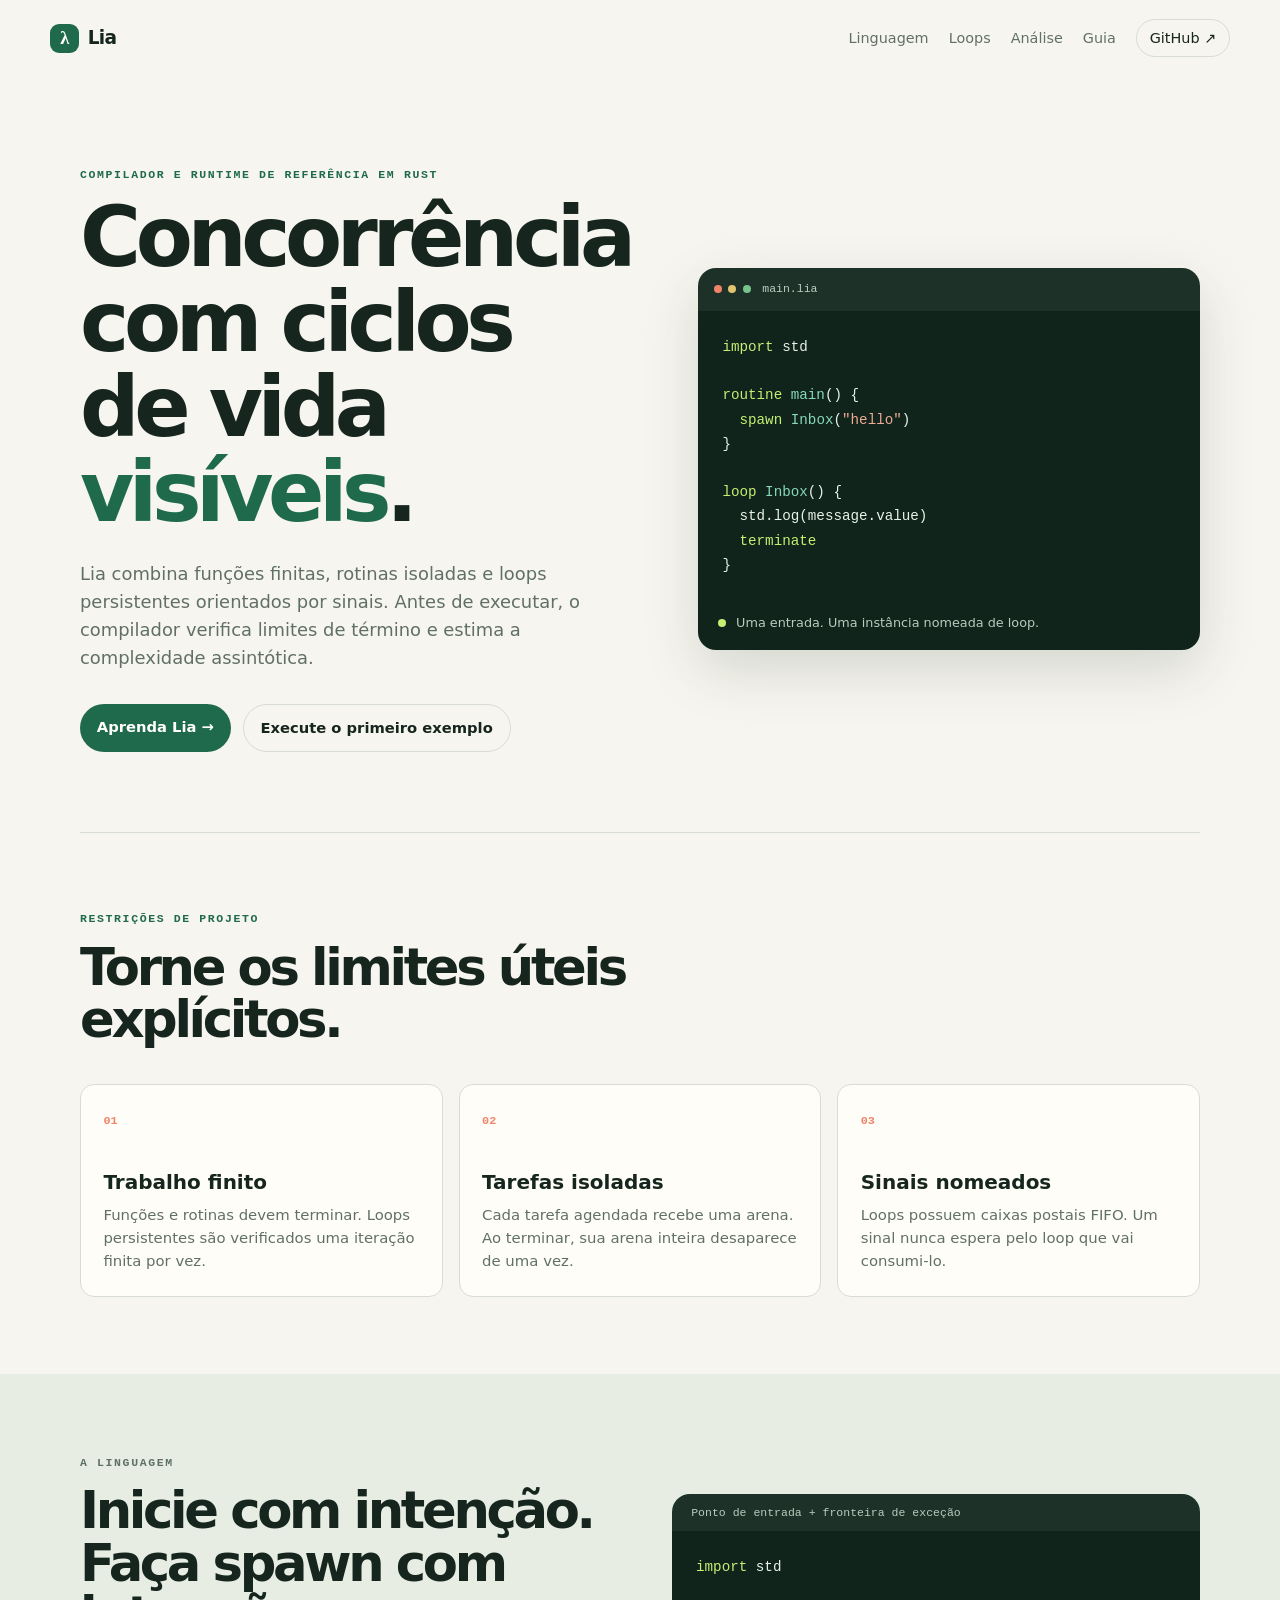
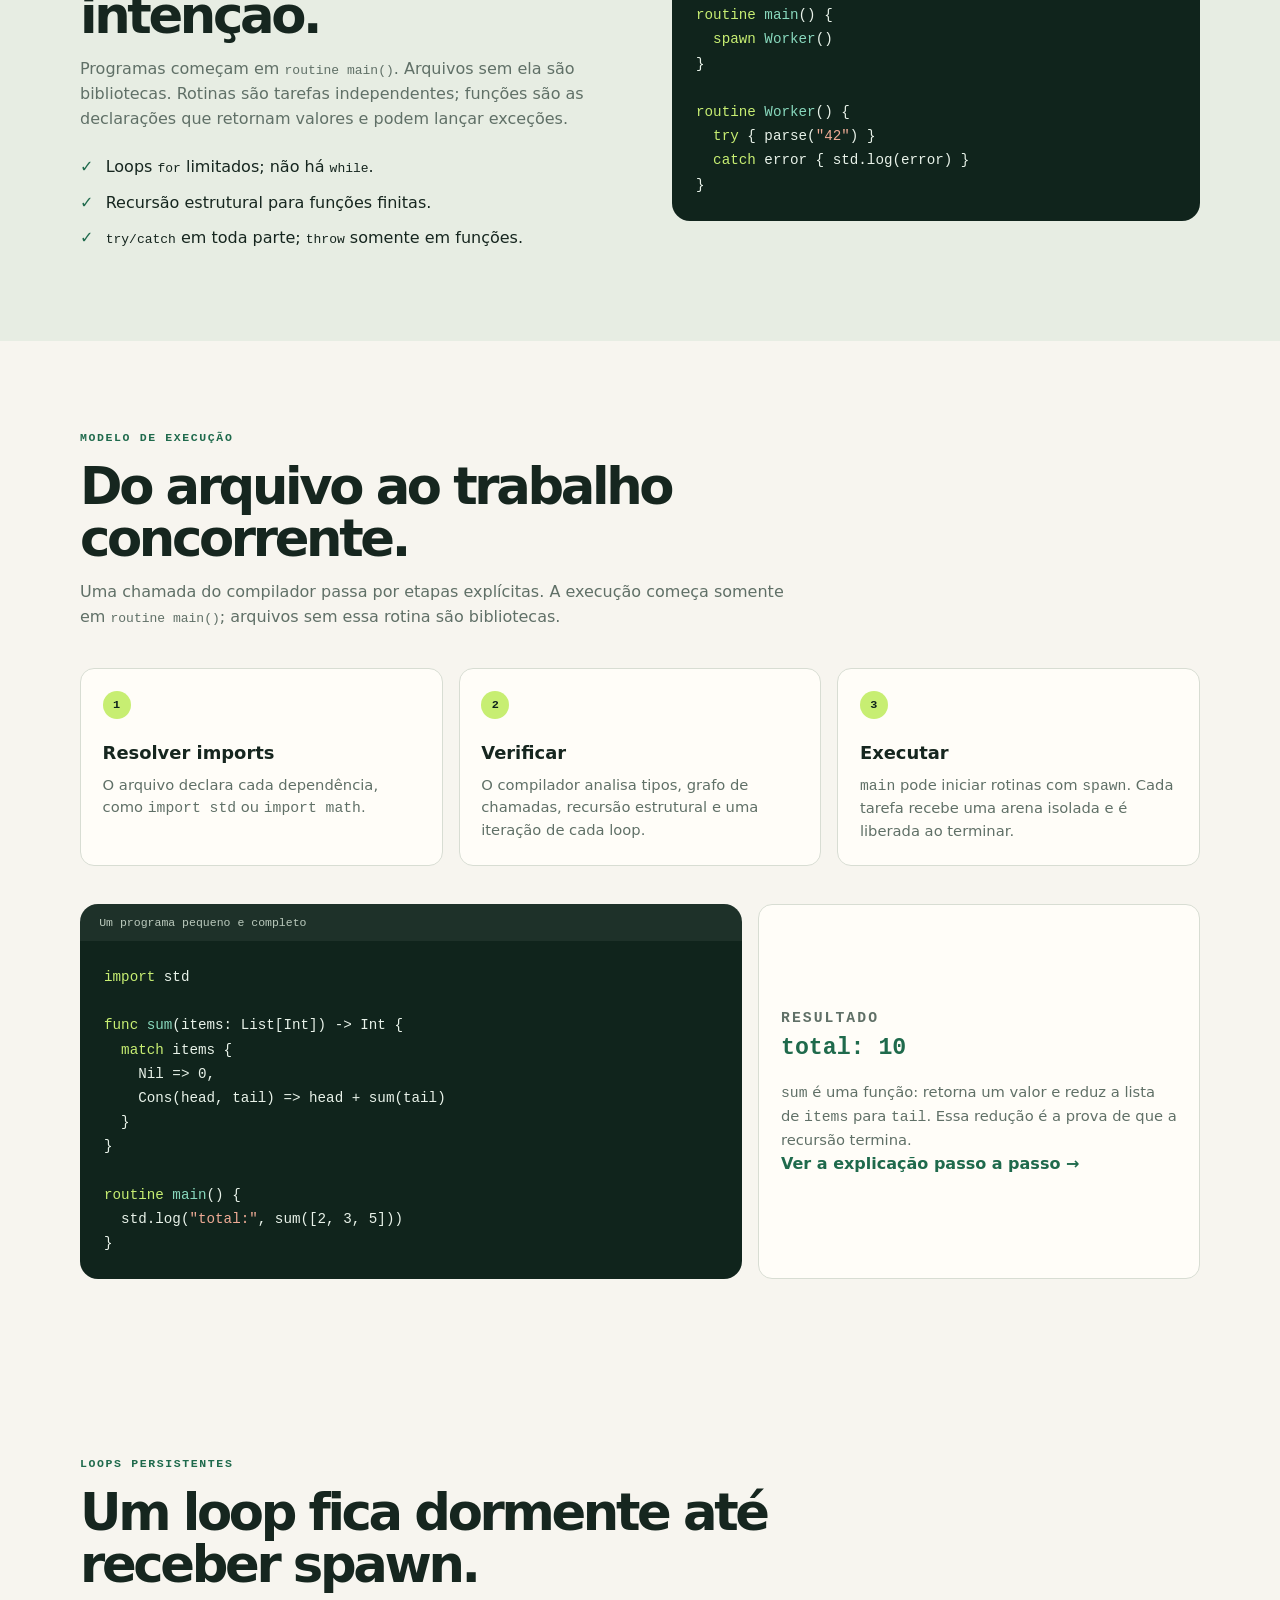
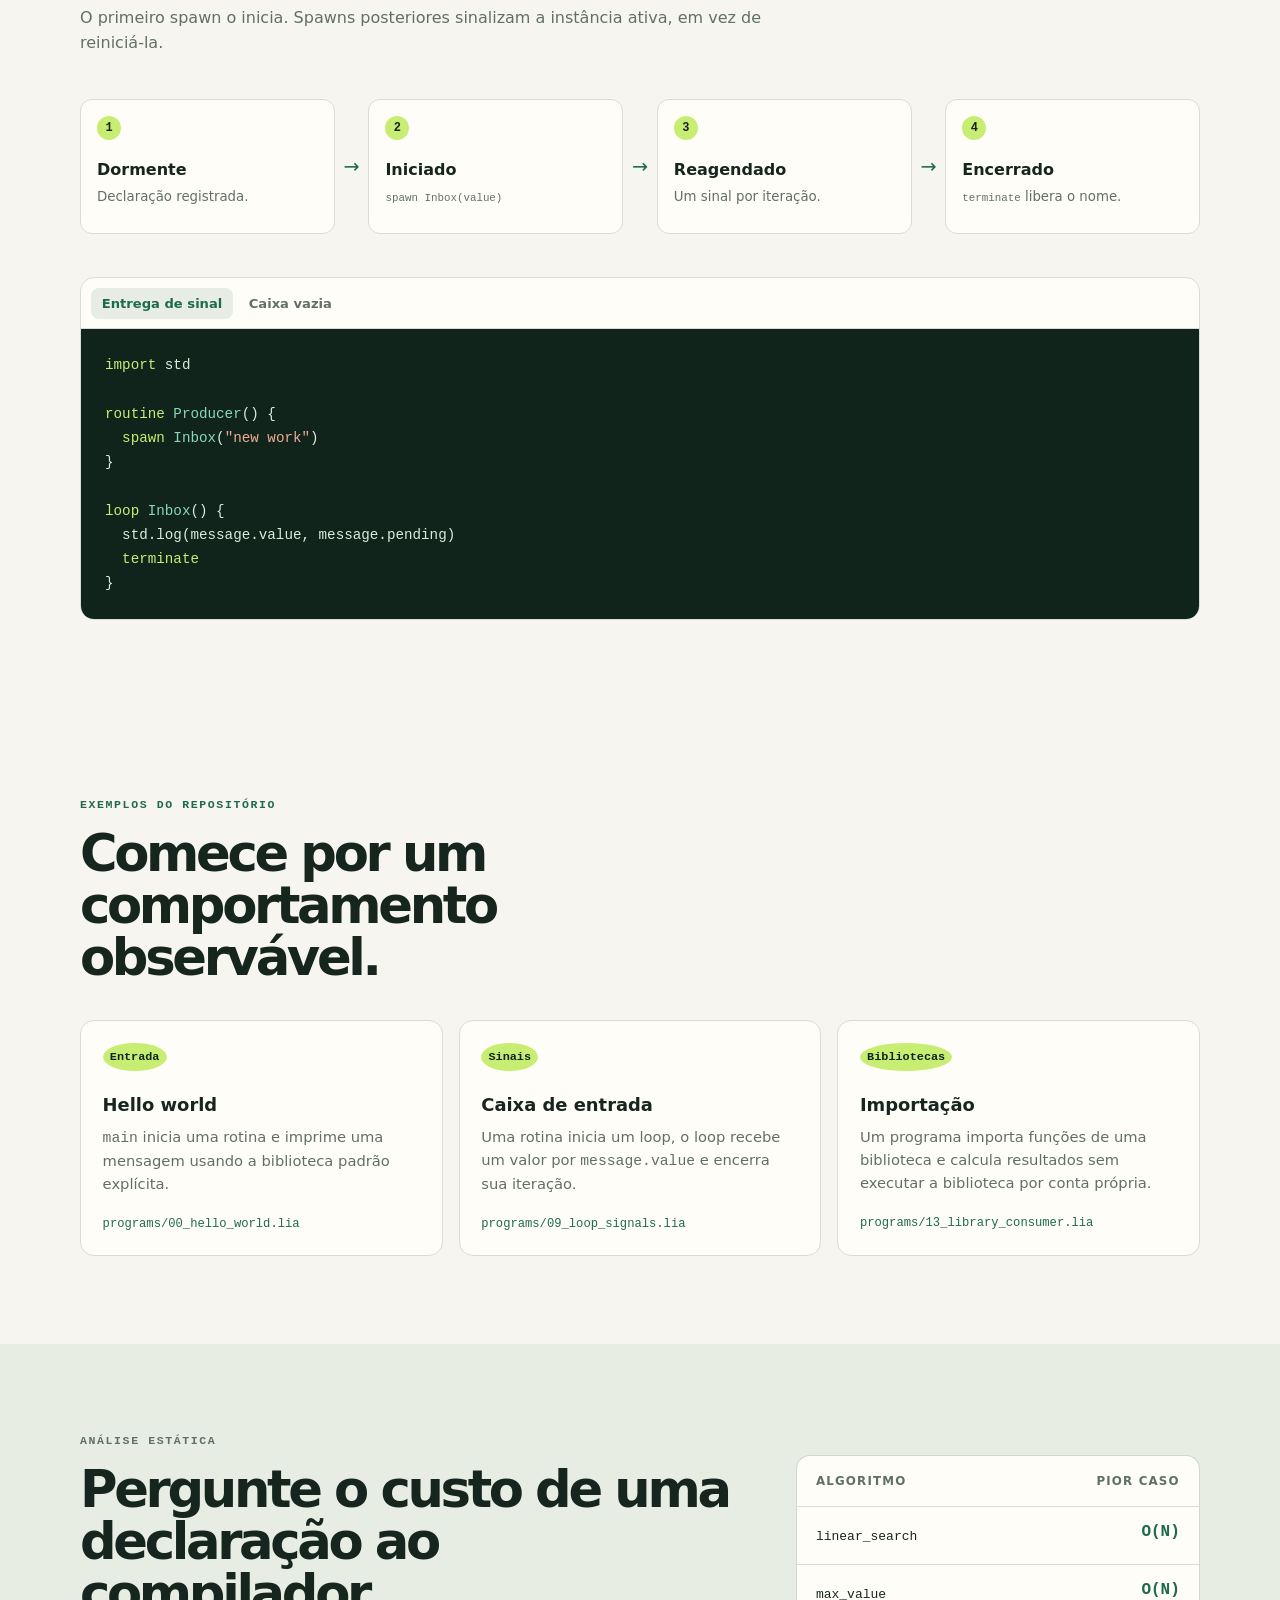
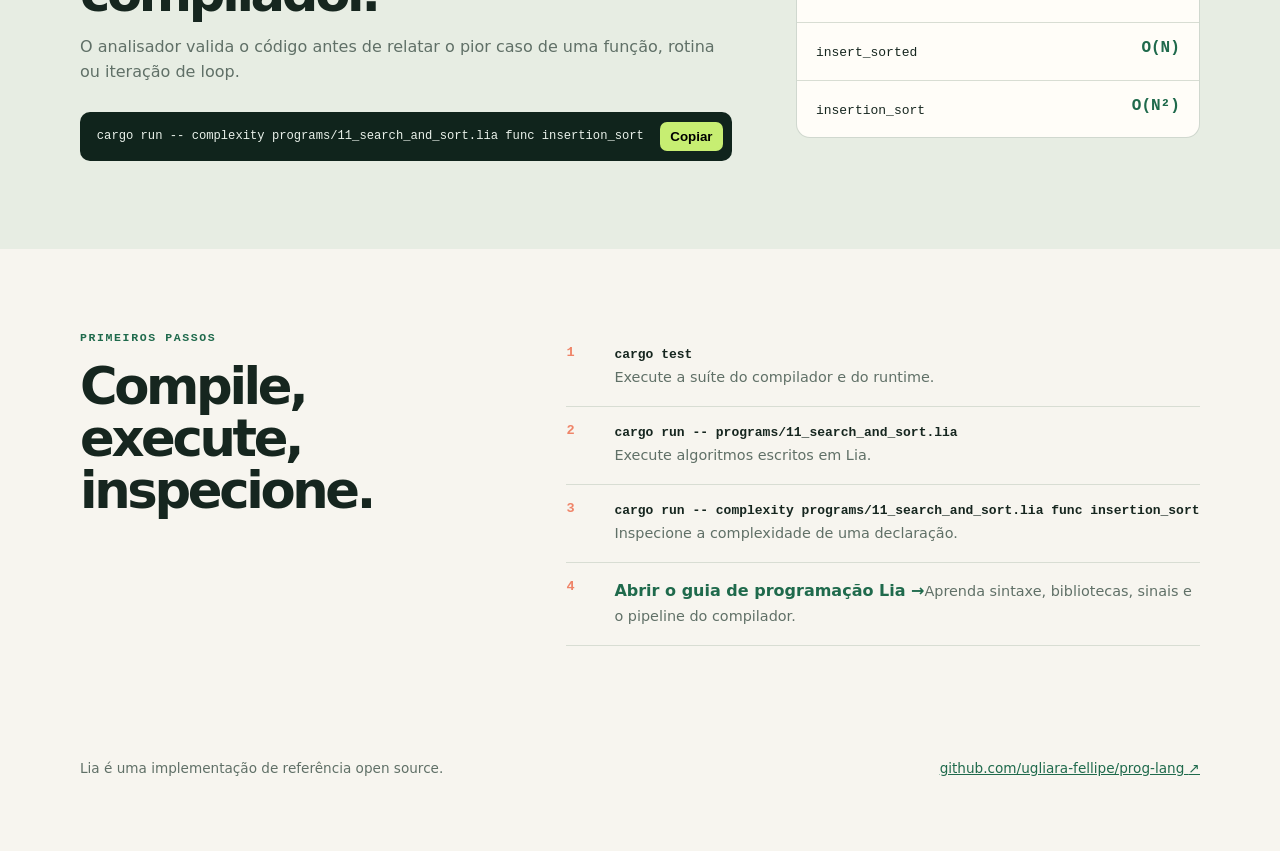
<file: docs/index.html>
<!doctype html>
<html lang="pt-BR">
  <head>
    <meta charset="utf-8">
    <meta name="viewport" content="width=device-width, initial-scale=1">
    <meta name="description" content="Lia: funções finitas, rotinas isoladas, loops guiados por sinais e análise estática de complexidade.">
    <title>Lia — programas concorrentes previsíveis</title>
    <link rel="stylesheet" href="styles.css">
  </head>
  <body>
    <a class="skip-link" href="#content">Skip to content</a>
    <header class="site-header">
      <a class="brand" href="#top" aria-label="Lia home">
        <span class="brand-mark" aria-hidden="true">λ</span>
        <span>Lia</span>
      </a>
      <nav aria-label="Primary navigation">
        <a href="#language">Linguagem</a>
        <a href="#loops">Loops</a>
        <a href="#analysis">Análise</a>
        <a href="guia.html">Guia</a>
        <a class="github-link" href="https://github.com/ugliara-fellipe/prog-lang" target="_blank" rel="noreferrer">GitHub <span aria-hidden="true">↗</span></a>
      </nav>
    </header>

    <main id="content">
      <section id="top" class="hero section-shell">
        <div class="hero-copy">
          <p class="eyebrow">Compilador e runtime de referência em Rust</p>
          <h1>Concorrência com ciclos de vida <em>visíveis</em>.</h1>
          <p class="lede">Lia combina funções finitas, rotinas isoladas e loops persistentes orientados por sinais. Antes de executar, o compilador verifica limites de término e estima a complexidade assintótica.</p>
          <div class="hero-actions">
            <a class="button button-primary" href="guia.html">Aprenda Lia <span aria-hidden="true">→</span></a>
            <a class="button button-quiet" href="#quickstart">Execute o primeiro exemplo</a>
          </div>
        </div>
        <div class="hero-panel terminal" aria-label="Exemplo de programa Lia">
          <div class="terminal-bar"><span></span><span></span><span></span><code>main.lia</code></div>
          <pre><code><span class="code-keyword">import</span> std

<span class="code-keyword">routine</span> <span class="code-name">main</span>() {
  <span class="code-keyword">spawn</span> <span class="code-name">Inbox</span>(<span class="code-string">"hello"</span>)
}

<span class="code-keyword">loop</span> <span class="code-name">Inbox</span>() {
  std.log(message.value)
  <span class="code-keyword">terminate</span>
}</code></pre>
          <p class="terminal-note"><span class="status-dot"></span> Uma entrada. Uma instância nomeada de loop.</p>
        </div>
      </section>

      <section class="principles section-shell" aria-labelledby="principles-title">
        <div class="section-heading">
          <p class="eyebrow">Restrições de projeto</p>
          <h2 id="principles-title">Torne os limites úteis explícitos.</h2>
        </div>
        <div class="principle-grid">
          <article><span class="number">01</span><h3>Trabalho finito</h3><p>Funções e rotinas devem terminar. Loops persistentes são verificados uma iteração finita por vez.</p></article>
          <article><span class="number">02</span><h3>Tarefas isoladas</h3><p>Cada tarefa agendada recebe uma arena. Ao terminar, sua arena inteira desaparece de uma vez.</p></article>
          <article><span class="number">03</span><h3>Sinais nomeados</h3><p>Loops possuem caixas postais FIFO. Um sinal nunca espera pelo loop que vai consumi-lo.</p></article>
        </div>
      </section>

      <section id="language" class="feature-band">
        <div class="section-shell split-layout">
          <div>
            <p class="eyebrow">A linguagem</p>
            <h2>Inicie com intenção. Faça spawn com intenção.</h2>
            <p>Programas começam em <code>routine main()</code>. Arquivos sem ela são bibliotecas. Rotinas são tarefas independentes; funções são as declarações que retornam valores e podem lançar exceções.</p>
            <ul class="check-list">
              <li><span>✓</span> Loops <code>for</code> limitados; não há <code>while</code>.</li>
              <li><span>✓</span> Recursão estrutural para funções finitas.</li>
              <li><span>✓</span> <code>try/catch</code> em toda parte; <code>throw</code> somente em funções.</li>
            </ul>
          </div>
          <div class="code-card">
            <div class="code-card-label">Ponto de entrada + fronteira de exceção</div>
            <pre><code><span class="code-keyword">import</span> std

<span class="code-keyword">routine</span> <span class="code-name">main</span>() {
  <span class="code-keyword">spawn</span> <span class="code-name">Worker</span>()
}

<span class="code-keyword">routine</span> <span class="code-name">Worker</span>() {
  <span class="code-keyword">try</span> { parse(<span class="code-string">"42"</span>) }
  <span class="code-keyword">catch</span> error { std.log(error) }
}</code></pre>
          </div>
        </div>
      </section>

      <section class="walkthrough section-shell" aria-labelledby="walkthrough-title">
        <div class="section-heading narrow">
          <p class="eyebrow">Modelo de execução</p>
          <h2 id="walkthrough-title">Do arquivo ao trabalho concorrente.</h2>
          <p>Uma chamada do compilador passa por etapas explícitas. A execução começa somente em <code>routine main()</code>; arquivos sem essa rotina são bibliotecas.</p>
        </div>
        <div class="execution-flow" aria-label="Fluxo de compilação e execução">
          <article><span class="flow-step">1</span><h3>Resolver imports</h3><p>O arquivo declara cada dependência, como <code>import std</code> ou <code>import math</code>.</p></article>
          <article><span class="flow-step">2</span><h3>Verificar</h3><p>O compilador analisa tipos, grafo de chamadas, recursão estrutural e uma iteração de cada loop.</p></article>
          <article><span class="flow-step">3</span><h3>Executar</h3><p><code>main</code> pode iniciar rotinas com <code>spawn</code>. Cada tarefa recebe uma arena isolada e é liberada ao terminar.</p></article>
        </div>
        <div class="example-layout">
          <div class="code-card">
            <div class="code-card-label">Um programa pequeno e completo</div>
            <pre><code><span class="code-keyword">import</span> std

<span class="code-keyword">func</span> <span class="code-name">sum</span>(items: List[Int]) -&gt; Int {
  <span class="code-keyword">match</span> items {
    Nil =&gt; 0,
    Cons(head, tail) =&gt; head + sum(tail)
  }
}

<span class="code-keyword">routine</span> <span class="code-name">main</span>() {
  std.log(<span class="code-string">"total:"</span>, sum([2, 3, 5]))
}</code></pre>
          </div>
          <div class="result-card">
            <p class="eyebrow">Resultado</p>
            <output>total: 10</output>
            <p><code>sum</code> é uma função: retorna um valor e reduz a lista de <code>items</code> para <code>tail</code>. Essa redução é a prova de que a recursão termina.</p>
            <a href="guia.html#funcoes">Ver a explicação passo a passo →</a>
          </div>
        </div>
      </section>

      <section id="loops" class="section-shell loops-section" aria-labelledby="loops-title">
        <div class="section-heading narrow">
          <p class="eyebrow">Loops persistentes</p>
          <h2 id="loops-title">Um loop fica dormente até receber spawn.</h2>
          <p>O primeiro spawn o inicia. Spawns posteriores sinalizam a instância ativa, em vez de reiniciá-la.</p>
        </div>
        <div class="lifecycle" aria-label="Loop lifecycle">
          <div><span class="lifecycle-step">1</span><strong>Dormente</strong><small>Declaração registrada.</small></div>
          <span class="connector" aria-hidden="true">→</span>
          <div><span class="lifecycle-step">2</span><strong>Iniciado</strong><small><code>spawn Inbox(value)</code></small></div>
          <span class="connector" aria-hidden="true">→</span>
          <div><span class="lifecycle-step">3</span><strong>Reagendado</strong><small>Um sinal por iteração.</small></div>
          <span class="connector" aria-hidden="true">→</span>
          <div><span class="lifecycle-step">4</span><strong>Encerrado</strong><small><code>terminate</code> libera o nome.</small></div>
        </div>
        <div class="example-tabs" data-tabs>
          <div class="tab-list" role="tablist" aria-label="Exemplos de loop">
            <button type="button" role="tab" aria-selected="true" aria-controls="tab-signal" id="button-signal" data-tab="signal">Entrega de sinal</button>
            <button type="button" role="tab" aria-selected="false" aria-controls="tab-empty" id="button-empty" data-tab="empty">Caixa vazia</button>
          </div>
          <div id="tab-signal" role="tabpanel" aria-labelledby="button-signal" class="tab-panel is-active">
            <pre><code><span class="code-keyword">import</span> std

<span class="code-keyword">routine</span> <span class="code-name">Producer</span>() {
  <span class="code-keyword">spawn</span> <span class="code-name">Inbox</span>(<span class="code-string">"new work"</span>)
}

<span class="code-keyword">loop</span> <span class="code-name">Inbox</span>() {
  std.log(message.value, message.pending)
  <span class="code-keyword">terminate</span>
}</code></pre>
          </div>
          <div id="tab-empty" role="tabpanel" aria-labelledby="button-empty" class="tab-panel" hidden>
            <pre><code><span class="code-comment">// Sem argumento, o loop inicia sem sinal enfileirado.</span>
<span class="code-keyword">spawn</span> <span class="code-name">Inbox</span>()

<span class="code-comment">// Primeira iteração:</span>
message.value   <span class="code-comment">// None</span>
message.pending <span class="code-comment">// 0</span></code></pre>
          </div>
        </div>
      </section>

      <section class="examples section-shell" aria-labelledby="examples-title">
        <div class="section-heading">
          <p class="eyebrow">Exemplos do repositório</p>
          <h2 id="examples-title">Comece por um comportamento observável.</h2>
        </div>
        <div class="example-grid">
          <article><span class="example-tag">Entrada</span><h3>Hello world</h3><p><code>main</code> inicia uma rotina e imprime uma mensagem usando a biblioteca padrão explícita.</p><code>programs/00_hello_world.lia</code></article>
          <article><span class="example-tag">Sinais</span><h3>Caixa de entrada</h3><p>Uma rotina inicia um loop, o loop recebe um valor por <code>message.value</code> e encerra sua iteração.</p><code>programs/09_loop_signals.lia</code></article>
          <article><span class="example-tag">Bibliotecas</span><h3>Importação</h3><p>Um programa importa funções de uma biblioteca e calcula resultados sem executar a biblioteca por conta própria.</p><code>programs/13_library_consumer.lia</code></article>
        </div>
      </section>

      <section id="analysis" class="analysis-section">
        <div class="section-shell analysis-grid">
          <div>
            <p class="eyebrow">Análise estática</p>
            <h2>Pergunte o custo de uma declaração ao compilador.</h2>
            <p>O analisador valida o código antes de relatar o pior caso de uma função, rotina ou iteração de loop.</p>
            <div class="command-box"><code id="command-text">cargo run -- complexity programs/11_search_and_sort.lia func insertion_sort</code><button class="copy-button" type="button" data-copy="#command-text">Copiar</button></div>
          </div>
          <div class="complexity-table" role="table" aria-label="Exemplos de complexidade de algoritmos">
            <div role="row" class="table-head"><span role="columnheader">Algoritmo</span><span role="columnheader">Pior caso</span></div>
            <div role="row"><span role="cell"><code>linear_search</code></span><span role="cell">O(N)</span></div>
            <div role="row"><span role="cell"><code>max_value</code></span><span role="cell">O(N)</span></div>
            <div role="row"><span role="cell"><code>insert_sorted</code></span><span role="cell">O(N)</span></div>
            <div role="row"><span role="cell"><code>insertion_sort</code></span><span role="cell">O(N²)</span></div>
          </div>
        </div>
      </section>

      <section id="quickstart" class="quickstart section-shell">
        <div><p class="eyebrow">Primeiros passos</p><h2>Compile, execute, inspecione.</h2></div>
        <ol>
          <li><code>cargo test</code><span>Execute a suíte do compilador e do runtime.</span></li>
          <li><code>cargo run -- programs/11_search_and_sort.lia</code><span>Execute algoritmos escritos em Lia.</span></li>
          <li><code>cargo run -- complexity programs/11_search_and_sort.lia func insertion_sort</code><span>Inspecione a complexidade de uma declaração.</span></li>
          <li><a href="guia.html">Abrir o guia de programação Lia →</a><span>Aprenda sintaxe, bibliotecas, sinais e o pipeline do compilador.</span></li>
        </ol>
      </section>
    </main>

    <footer>
      <p>Lia é uma implementação de referência open source.</p>
      <a href="https://github.com/ugliara-fellipe/prog-lang" target="_blank" rel="noreferrer">github.com/ugliara-fellipe/prog-lang <span aria-hidden="true">↗</span></a>
    </footer>
    <script src="app.js"></script>
  </body>
</html>
</file>
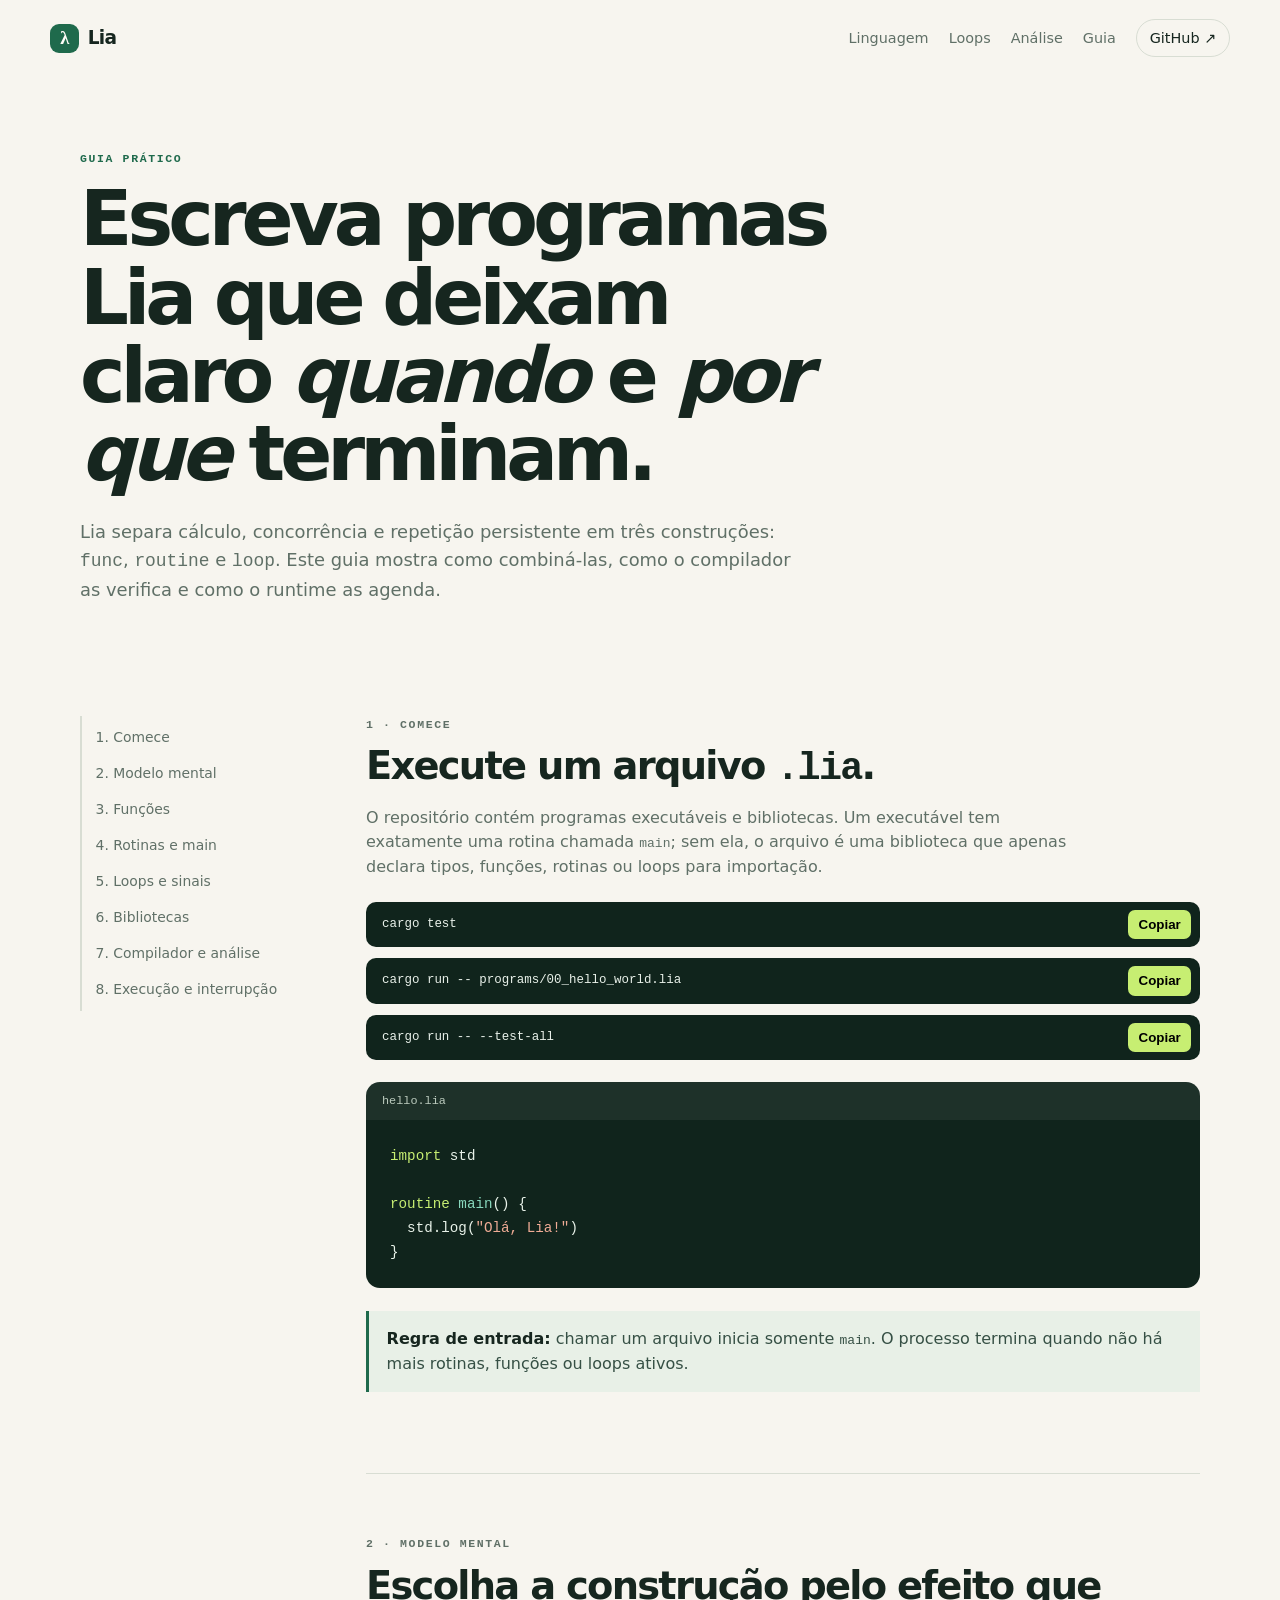
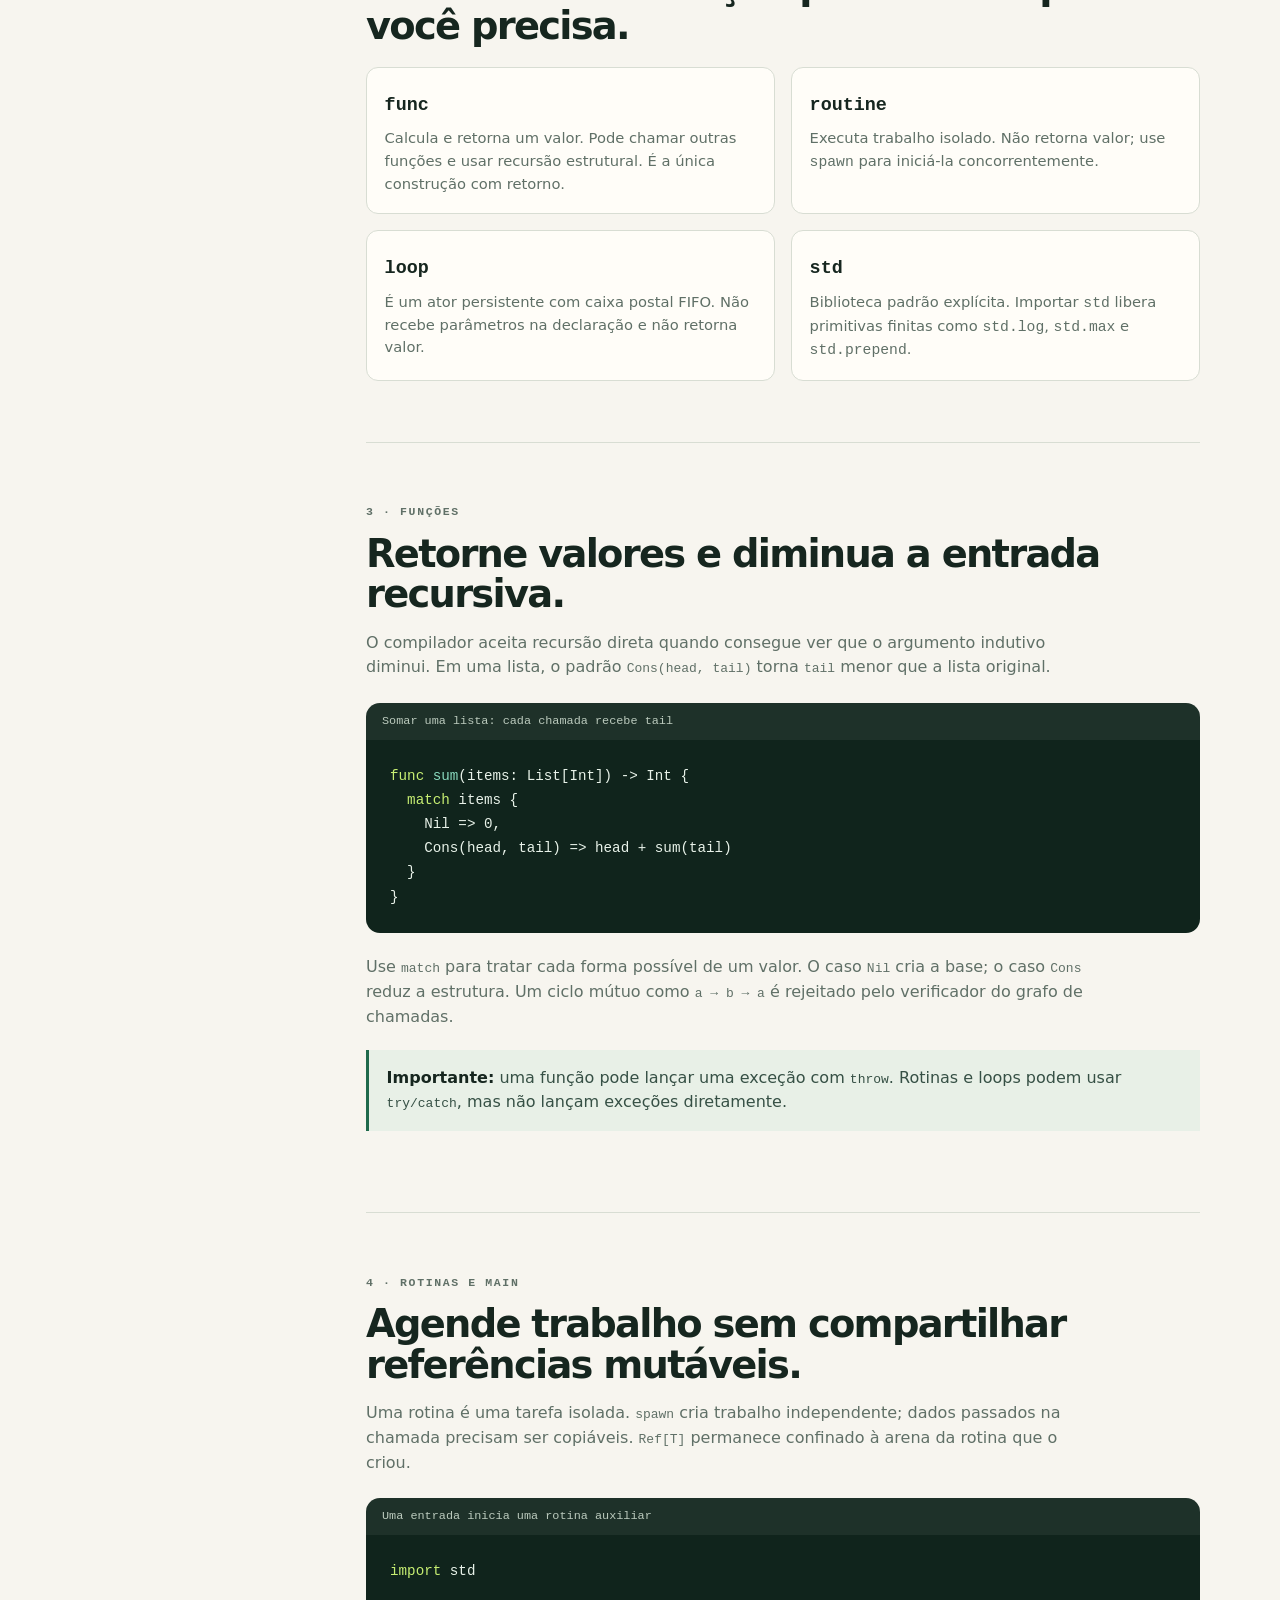
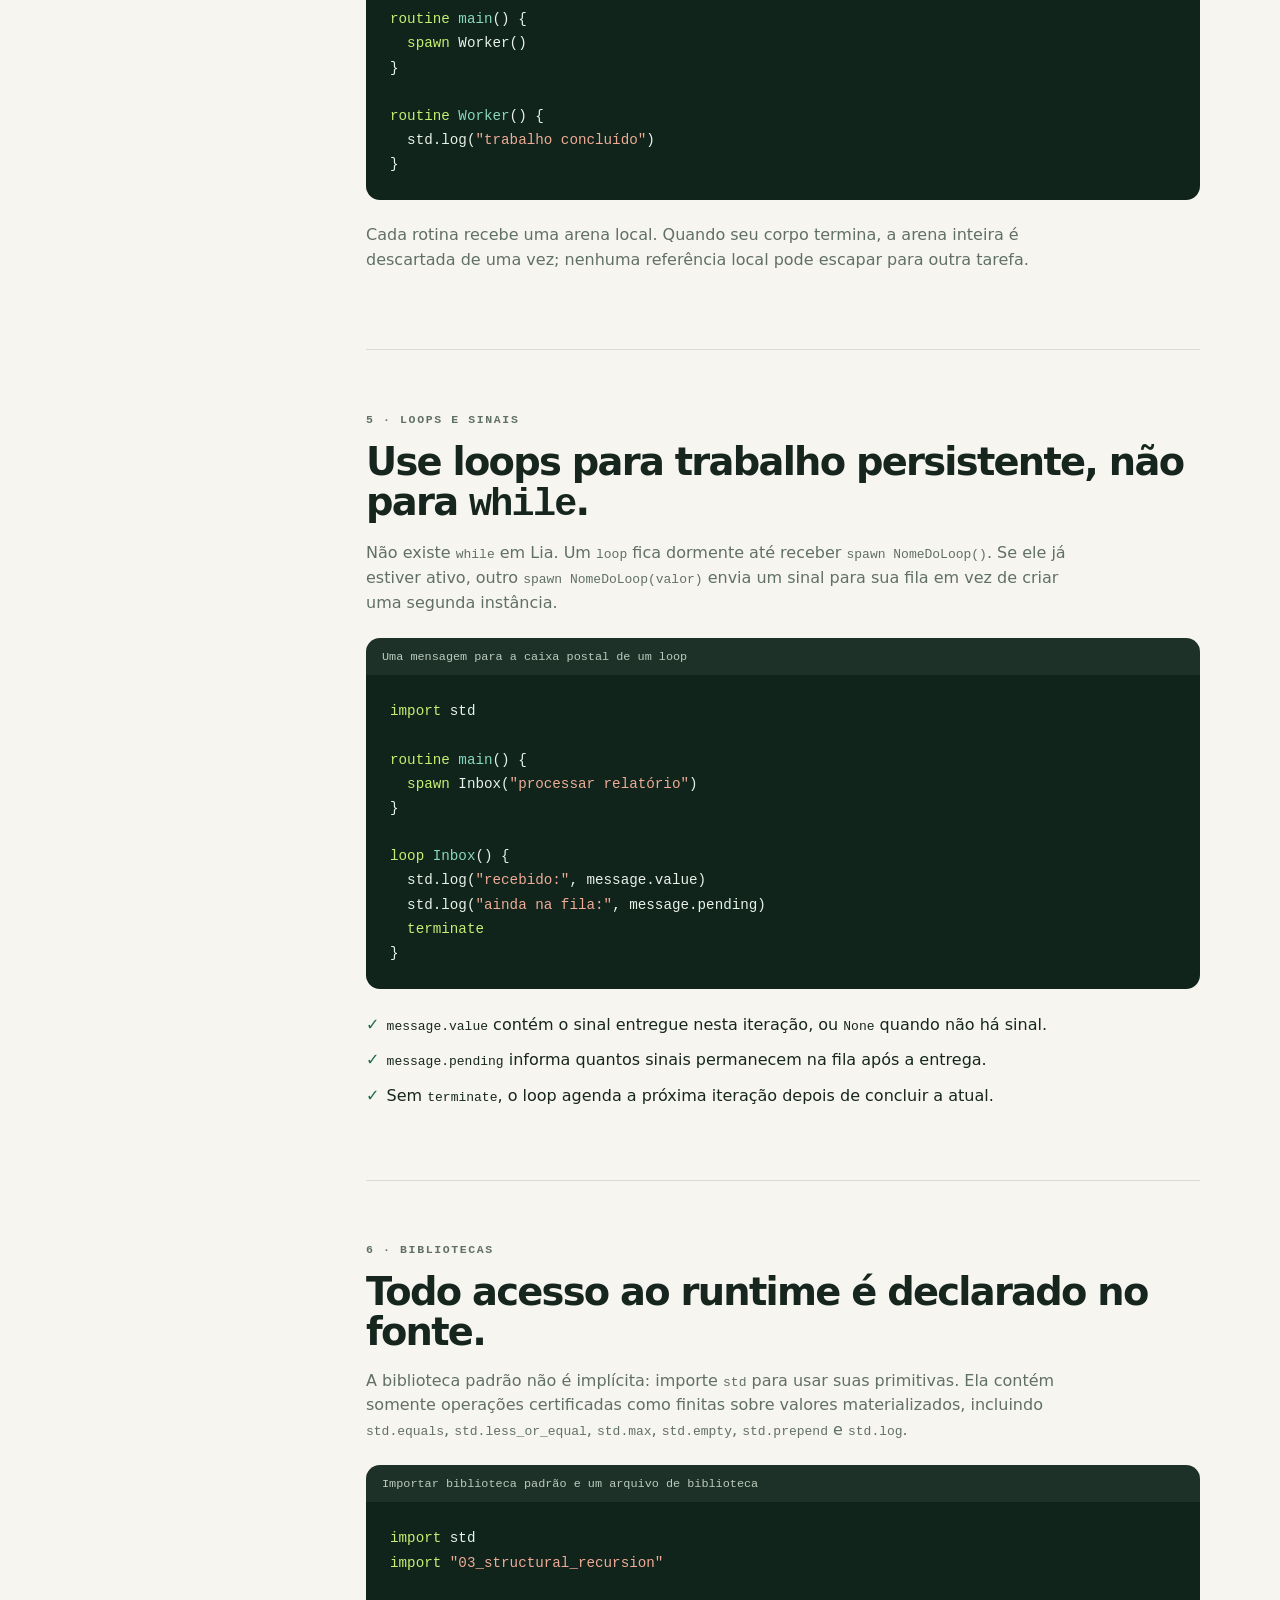
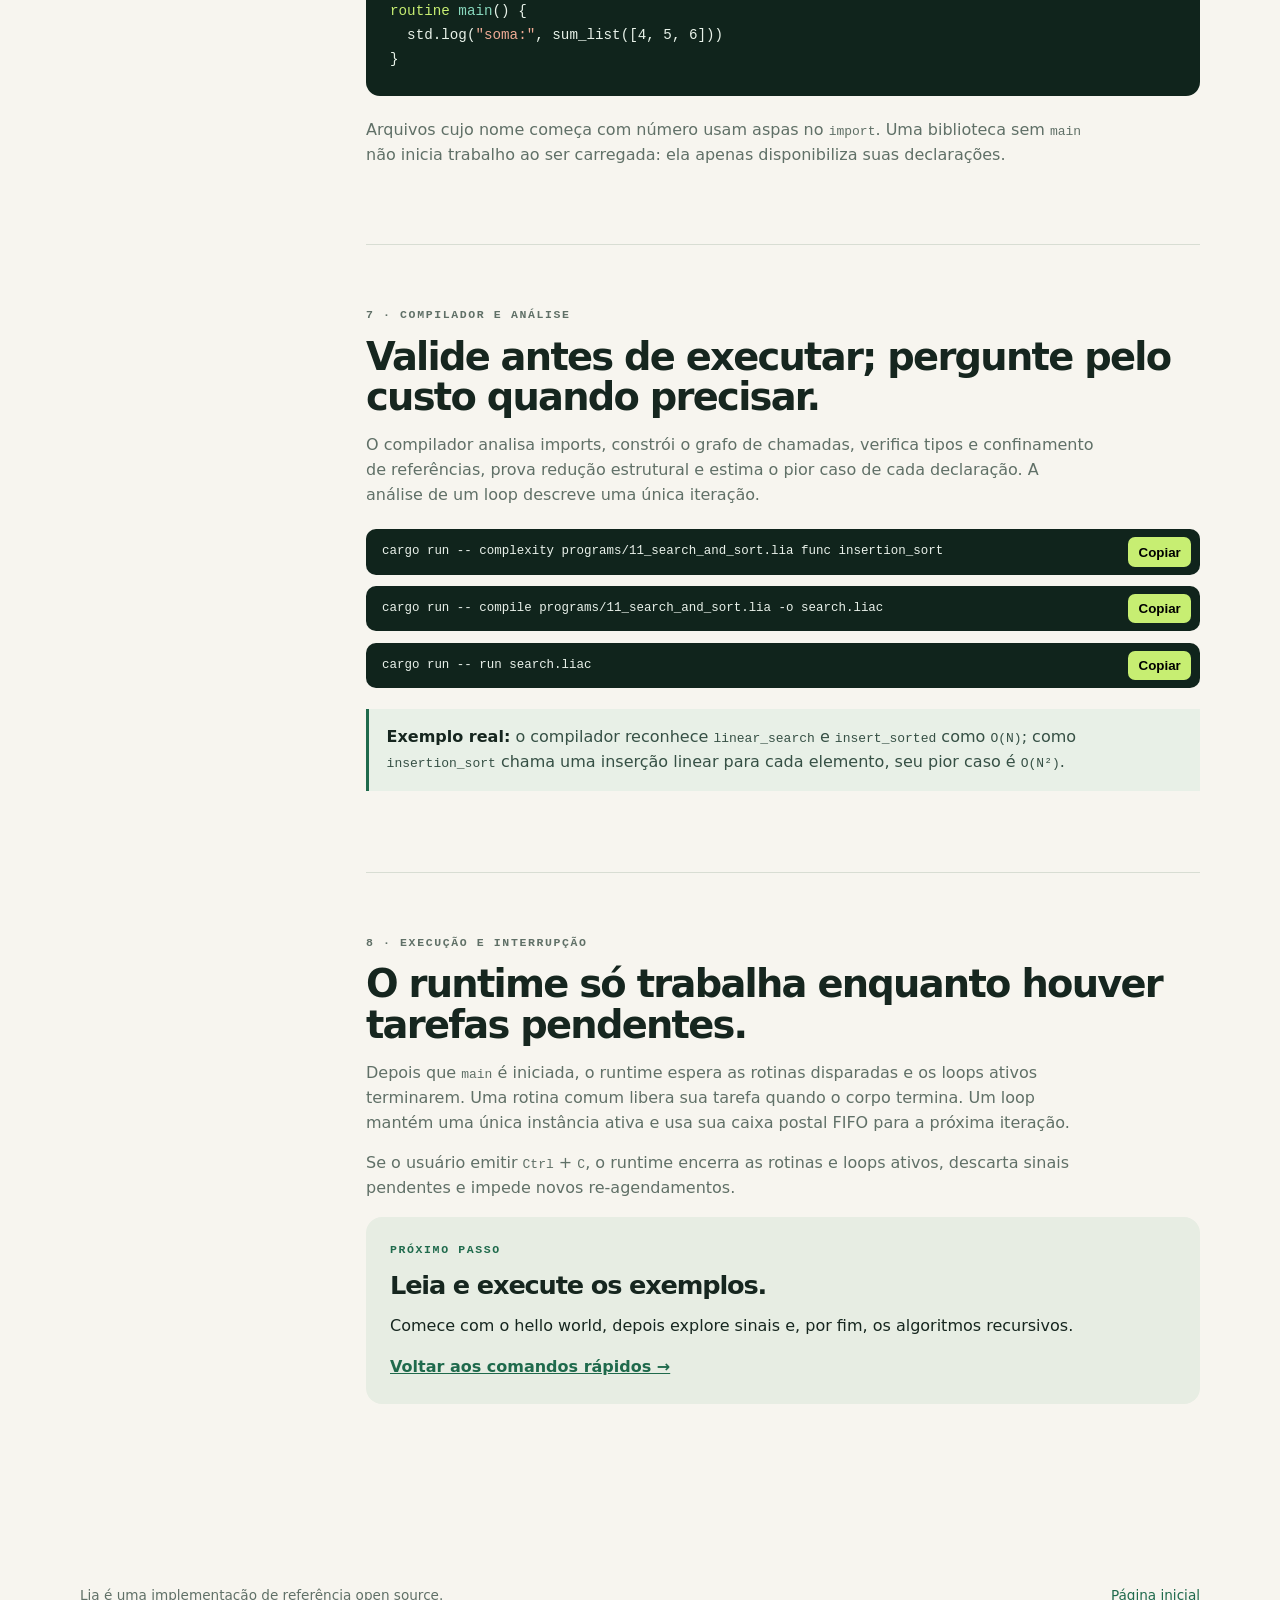
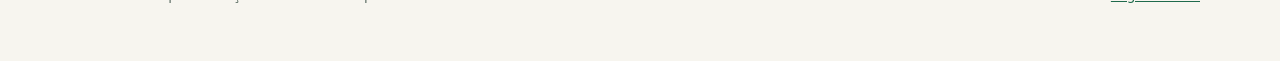
<file: docs/guia.html>
<!doctype html>
<html lang="pt-BR">
  <head>
    <meta charset="utf-8">
    <meta name="viewport" content="width=device-width, initial-scale=1">
    <meta name="description" content="Guia prático da linguagem Lia: sintaxe, compilador, rotinas, loops, bibliotecas e execução.">
    <title>Guia de Lia — aprenda a programar</title>
    <link rel="stylesheet" href="styles.css">
  </head>
  <body>
    <a class="skip-link" href="#content">Ir para o conteúdo</a>
    <header class="site-header">
      <a class="brand" href="index.html" aria-label="Página inicial de Lia">
        <span class="brand-mark" aria-hidden="true">λ</span><span>Lia</span>
      </a>
      <nav aria-label="Navegação principal">
        <a href="index.html#language">Linguagem</a>
        <a href="index.html#loops">Loops</a>
        <a href="index.html#analysis">Análise</a>
        <a href="guia.html" aria-current="page">Guia</a>
        <a class="github-link" href="https://github.com/ugliara-fellipe/prog-lang" target="_blank" rel="noreferrer">GitHub <span aria-hidden="true">↗</span></a>
      </nav>
    </header>

    <main id="content">
      <section class="guide-hero section-shell">
        <p class="eyebrow">Guia prático</p>
        <h1>Escreva programas Lia que deixam claro <em>quando</em> e <em>por que</em> terminam.</h1>
        <p class="lede">Lia separa cálculo, concorrência e repetição persistente em três construções: <code>func</code>, <code>routine</code> e <code>loop</code>. Este guia mostra como combiná-las, como o compilador as verifica e como o runtime as agenda.</p>
      </section>

      <div class="guide-layout section-shell">
        <aside class="guide-nav" aria-label="Índice do guia">
          <a href="#comece">1. Comece</a>
          <a href="#modelo">2. Modelo mental</a>
          <a href="#funcoes">3. Funções</a>
          <a href="#rotinas">4. Rotinas e main</a>
          <a href="#loops">5. Loops e sinais</a>
          <a href="#bibliotecas">6. Bibliotecas</a>
          <a href="#compilador">7. Compilador e análise</a>
          <a href="#execucao">8. Execução e interrupção</a>
        </aside>

        <article class="guide-content">
          <section class="lesson" id="comece">
            <p class="eyebrow">1 · Comece</p>
            <h2>Execute um arquivo <code>.lia</code>.</h2>
            <p>O repositório contém programas executáveis e bibliotecas. Um executável tem exatamente uma rotina chamada <code>main</code>; sem ela, o arquivo é uma biblioteca que apenas declara tipos, funções, rotinas ou loops para importação.</p>
            <div class="command-list" aria-label="Comandos iniciais">
              <div><code>cargo test</code><button class="copy-button" type="button" data-copy="#command-test">Copiar</button><span id="command-test" hidden>cargo test</span></div>
              <div><code>cargo run -- programs/00_hello_world.lia</code><button class="copy-button" type="button" data-copy="#command-hello">Copiar</button><span id="command-hello" hidden>cargo run -- programs/00_hello_world.lia</span></div>
              <div><code>cargo run -- --test-all</code><button class="copy-button" type="button" data-copy="#command-all">Copiar</button><span id="command-all" hidden>cargo run -- --test-all</span></div>
            </div>
            <figure class="guide-code">
              <figcaption>hello.lia</figcaption>
              <pre><code><span class="code-keyword">import</span> std

<span class="code-keyword">routine</span> <span class="code-name">main</span>() {
  std.log(<span class="code-string">"Olá, Lia!"</span>)
}</code></pre>
            </figure>
            <div class="note"><strong>Regra de entrada:</strong> chamar um arquivo inicia somente <code>main</code>. O processo termina quando não há mais rotinas, funções ou loops ativos.</div>
          </section>

          <section class="lesson" id="modelo">
            <p class="eyebrow">2 · Modelo mental</p>
            <h2>Escolha a construção pelo efeito que você precisa.</h2>
            <div class="concept-grid">
              <article><h3><code>func</code></h3><p>Calcula e retorna um valor. Pode chamar outras funções e usar recursão estrutural. É a única construção com retorno.</p></article>
              <article><h3><code>routine</code></h3><p>Executa trabalho isolado. Não retorna valor; use <code>spawn</code> para iniciá-la concorrentemente.</p></article>
              <article><h3><code>loop</code></h3><p>É um ator persistente com caixa postal FIFO. Não recebe parâmetros na declaração e não retorna valor.</p></article>
              <article><h3><code>std</code></h3><p>Biblioteca padrão explícita. Importar <code>std</code> libera primitivas finitas como <code>std.log</code>, <code>std.max</code> e <code>std.prepend</code>.</p></article>
            </div>
          </section>

          <section class="lesson" id="funcoes">
            <p class="eyebrow">3 · Funções</p>
            <h2>Retorne valores e diminua a entrada recursiva.</h2>
            <p>O compilador aceita recursão direta quando consegue ver que o argumento indutivo diminui. Em uma lista, o padrão <code>Cons(head, tail)</code> torna <code>tail</code> menor que a lista original.</p>
            <figure class="guide-code">
              <figcaption>Somar uma lista: cada chamada recebe <code>tail</code></figcaption>
              <pre><code><span class="code-keyword">func</span> <span class="code-name">sum</span>(items: List[Int]) -&gt; Int {
  <span class="code-keyword">match</span> items {
    Nil =&gt; 0,
    Cons(head, tail) =&gt; head + sum(tail)
  }
}</code></pre>
            </figure>
            <p>Use <code>match</code> para tratar cada forma possível de um valor. O caso <code>Nil</code> cria a base; o caso <code>Cons</code> reduz a estrutura. Um ciclo mútuo como <code>a → b → a</code> é rejeitado pelo verificador do grafo de chamadas.</p>
            <div class="note"><strong>Importante:</strong> uma função pode lançar uma exceção com <code>throw</code>. Rotinas e loops podem usar <code>try/catch</code>, mas não lançam exceções diretamente.</div>
          </section>

          <section class="lesson" id="rotinas">
            <p class="eyebrow">4 · Rotinas e main</p>
            <h2>Agende trabalho sem compartilhar referências mutáveis.</h2>
            <p>Uma rotina é uma tarefa isolada. <code>spawn</code> cria trabalho independente; dados passados na chamada precisam ser copiáveis. <code>Ref[T]</code> permanece confinado à arena da rotina que o criou.</p>
            <figure class="guide-code">
              <figcaption>Uma entrada inicia uma rotina auxiliar</figcaption>
              <pre><code><span class="code-keyword">import</span> std

<span class="code-keyword">routine</span> <span class="code-name">main</span>() {
  <span class="code-keyword">spawn</span> Worker()
}

<span class="code-keyword">routine</span> <span class="code-name">Worker</span>() {
  std.log(<span class="code-string">"trabalho concluído"</span>)
}</code></pre>
            </figure>
            <p>Cada rotina recebe uma arena local. Quando seu corpo termina, a arena inteira é descartada de uma vez; nenhuma referência local pode escapar para outra tarefa.</p>
          </section>

          <section class="lesson" id="loops">
            <p class="eyebrow">5 · Loops e sinais</p>
            <h2>Use loops para trabalho persistente, não para <code>while</code>.</h2>
            <p>Não existe <code>while</code> em Lia. Um <code>loop</code> fica dormente até receber <code>spawn NomeDoLoop()</code>. Se ele já estiver ativo, outro <code>spawn NomeDoLoop(valor)</code> envia um sinal para sua fila em vez de criar uma segunda instância.</p>
            <figure class="guide-code">
              <figcaption>Uma mensagem para a caixa postal de um loop</figcaption>
              <pre><code><span class="code-keyword">import</span> std

<span class="code-keyword">routine</span> <span class="code-name">main</span>() {
  <span class="code-keyword">spawn</span> Inbox(<span class="code-string">"processar relatório"</span>)
}

<span class="code-keyword">loop</span> <span class="code-name">Inbox</span>() {
  std.log(<span class="code-string">"recebido:"</span>, message.value)
  std.log(<span class="code-string">"ainda na fila:"</span>, message.pending)
  <span class="code-keyword">terminate</span>
}</code></pre>
            </figure>
            <ul class="check-list">
              <li><span>✓</span><code>message.value</code> contém o sinal entregue nesta iteração, ou <code>None</code> quando não há sinal.</li>
              <li><span>✓</span><code>message.pending</code> informa quantos sinais permanecem na fila após a entrega.</li>
              <li><span>✓</span>Sem <code>terminate</code>, o loop agenda a próxima iteração depois de concluir a atual.</li>
            </ul>
          </section>

          <section class="lesson" id="bibliotecas">
            <p class="eyebrow">6 · Bibliotecas</p>
            <h2>Todo acesso ao runtime é declarado no fonte.</h2>
            <p>A biblioteca padrão não é implícita: importe <code>std</code> para usar suas primitivas. Ela contém somente operações certificadas como finitas sobre valores materializados, incluindo <code>std.equals</code>, <code>std.less_or_equal</code>, <code>std.max</code>, <code>std.empty</code>, <code>std.prepend</code> e <code>std.log</code>.</p>
            <figure class="guide-code">
              <figcaption>Importar biblioteca padrão e um arquivo de biblioteca</figcaption>
              <pre><code><span class="code-keyword">import</span> std
<span class="code-keyword">import</span> <span class="code-string">"03_structural_recursion"</span>

<span class="code-keyword">routine</span> <span class="code-name">main</span>() {
  std.log(<span class="code-string">"soma:"</span>, sum_list([4, 5, 6]))
}</code></pre>
            </figure>
            <p>Arquivos cujo nome começa com número usam aspas no <code>import</code>. Uma biblioteca sem <code>main</code> não inicia trabalho ao ser carregada: ela apenas disponibiliza suas declarações.</p>
          </section>

          <section class="lesson" id="compilador">
            <p class="eyebrow">7 · Compilador e análise</p>
            <h2>Valide antes de executar; pergunte pelo custo quando precisar.</h2>
            <p>O compilador analisa imports, constrói o grafo de chamadas, verifica tipos e confinamento de referências, prova redução estrutural e estima o pior caso de cada declaração. A análise de um loop descreve uma única iteração.</p>
            <div class="command-list" aria-label="Comandos de compilação e análise">
              <div><code>cargo run -- complexity programs/11_search_and_sort.lia func insertion_sort</code><button class="copy-button" type="button" data-copy="#command-complexity">Copiar</button><span id="command-complexity" hidden>cargo run -- complexity programs/11_search_and_sort.lia func insertion_sort</span></div>
              <div><code>cargo run -- compile programs/11_search_and_sort.lia -o search.liac</code><button class="copy-button" type="button" data-copy="#command-compile">Copiar</button><span id="command-compile" hidden>cargo run -- compile programs/11_search_and_sort.lia -o search.liac</span></div>
              <div><code>cargo run -- run search.liac</code><button class="copy-button" type="button" data-copy="#command-run">Copiar</button><span id="command-run" hidden>cargo run -- run search.liac</span></div>
            </div>
            <div class="note"><strong>Exemplo real:</strong> o compilador reconhece <code>linear_search</code> e <code>insert_sorted</code> como <code>O(N)</code>; como <code>insertion_sort</code> chama uma inserção linear para cada elemento, seu pior caso é <code>O(N²)</code>.</div>
          </section>

          <section class="lesson" id="execucao">
            <p class="eyebrow">8 · Execução e interrupção</p>
            <h2>O runtime só trabalha enquanto houver tarefas pendentes.</h2>
            <p>Depois que <code>main</code> é iniciada, o runtime espera as rotinas disparadas e os loops ativos terminarem. Uma rotina comum libera sua tarefa quando o corpo termina. Um loop mantém uma única instância ativa e usa sua caixa postal FIFO para a próxima iteração.</p>
            <p>Se o usuário emitir <kbd>Ctrl</kbd> + <kbd>C</kbd>, o runtime encerra as rotinas e loops ativos, descarta sinais pendentes e impede novos re-agendamentos.</p>
            <div class="guide-next">
              <p class="eyebrow">Próximo passo</p>
              <h2>Leia e execute os exemplos.</h2>
              <p>Comece com o hello world, depois explore sinais e, por fim, os algoritmos recursivos.</p>
              <a href="index.html#quickstart">Voltar aos comandos rápidos →</a>
            </div>
          </section>
        </article>
      </div>
    </main>

    <footer>
      <p>Lia é uma implementação de referência open source.</p>
      <a href="index.html">Página inicial</a>
    </footer>
    <script src="app.js"></script>
  </body>
</html>
</file>
<file: docs/styles.css>
:root { --ink:#16261f; --muted:#607067; --paper:#f7f5ef; --surface:#fffdf8; --line:#d8ddd3; --green:#1f6a4c; --lime:#c7ee72; --coral:#ef8468; --night:#10241c; --mono:"SFMono-Regular",Consolas,"Liberation Mono",monospace; --sans:Inter,ui-sans-serif,system-ui,-apple-system,BlinkMacSystemFont,"Segoe UI",sans-serif; }
* { box-sizing:border-box; }
html { scroll-behavior:smooth; }
body { margin:0; color:var(--ink); background:var(--paper); font-family:var(--sans); line-height:1.55; }
a { color:inherit; } .skip-link { position:absolute; left:-10000px; } .skip-link:focus { left:1rem; top:1rem; z-index:10; background:white; padding:.5rem; }
.site-header { width:min(1180px,calc(100% - 2rem)); margin:0 auto; height:76px; display:flex; align-items:center; justify-content:space-between; }
.brand { display:flex; gap:.55rem; align-items:center; text-decoration:none; font-weight:800; letter-spacing:-.04em; font-size:1.16rem; }.brand-mark { display:grid; place-items:center; width:29px; height:29px; border-radius:9px; color:var(--surface); background:var(--green); font-family:Georgia,serif; }
nav { display:flex; align-items:center; gap:1.25rem; font-size:.9rem; } nav a { text-decoration:none; color:var(--muted); } nav a:hover { color:var(--green); }.github-link { border:1px solid var(--line); border-radius:999px; padding:.45rem .8rem; color:var(--ink); }
.section-shell { width:min(1120px,calc(100% - 2rem)); margin:0 auto; }.hero { display:grid; grid-template-columns:1.05fr .95fr; gap:4rem; padding:5.6rem 0 5rem; align-items:center; }.eyebrow { margin:0 0 .8rem; color:var(--green); font-family:var(--mono); font-size:.72rem; text-transform:uppercase; font-weight:800; letter-spacing:.14em; }.hero h1,.section-heading h2,.split-layout h2,.analysis-grid h2,.quickstart h2 { margin:0; letter-spacing:-.065em; line-height:1.02; }.hero h1 { max-width:650px; font-size:clamp(3rem,6.5vw,5.5rem); }.hero h1 em { color:var(--green); font-style:normal; }.lede { max-width:600px; font-size:1.12rem; color:var(--muted); margin:1.55rem 0 2rem; }.hero-actions { display:flex; flex-wrap:wrap; gap:.75rem; }.button { border-radius:999px; padding:.75rem 1.05rem; text-decoration:none; font-weight:700; font-size:.92rem; }.button-primary { background:var(--green); color:white; }.button-quiet { border:1px solid var(--line); }
.terminal,.code-card { background:var(--night); color:#e8f2e9; border-radius:18px; overflow:hidden; box-shadow:0 20px 55px rgba(18,45,33,.15); }.terminal-bar { display:flex; align-items:center; gap:.38rem; padding:.8rem 1rem; background:rgba(255,255,255,.06); color:#bdcfc0; font-size:.72rem; }.terminal-bar span { width:8px; height:8px; border-radius:50%; background:#ef8468; }.terminal-bar span:nth-child(2){background:#e2c36f}.terminal-bar span:nth-child(3){background:#78c28b}.terminal-bar code { margin-left:.35rem; } pre { white-space:pre-wrap; margin:0; padding:1.5rem; font: .89rem/1.7 var(--mono); }.terminal-note { margin:0; padding:.75rem 1.25rem 1.1rem; color:#b9ccbd; font-size:.8rem; }.status-dot { display:inline-block; width:8px; height:8px; border-radius:50%; background:var(--lime); margin-right:.35rem; }.code-keyword{color:#c7ee72}.code-name{color:#88d8bd}.code-string{color:#efab95}.code-comment{color:#8da699}
.principles { padding:4.8rem 0; border-top:1px solid var(--line); }.section-heading { max-width:650px; }.section-heading h2,.split-layout h2,.analysis-grid h2,.quickstart h2 { font-size:clamp(2rem,4vw,3.2rem); }.principle-grid { display:grid; grid-template-columns:repeat(3,1fr); gap:1rem; margin-top:2.4rem; }.principle-grid article { min-height:205px; background:var(--surface); border:1px solid var(--line); padding:1.4rem; border-radius:14px; }.number { font:700 .74rem var(--mono); color:var(--coral); }.principle-grid h3 { margin:2.2rem 0 .4rem; font-size:1.25rem; }.principle-grid p { margin:0; color:var(--muted); font-size:.93rem; }
.feature-band,.analysis-section { background:#e7ede3; }.split-layout,.analysis-grid { display:grid; grid-template-columns:1fr 1fr; gap:4rem; padding:5rem 0; align-items:center; }.split-layout p,.analysis-grid p { color:var(--muted); }.check-list { list-style:none; padding:0; margin:1.5rem 0 0; }.check-list li { margin:.65rem 0; }.check-list span { color:var(--green); font-weight:800; margin-right:.45rem; }.code-card { box-shadow:none; }.code-card-label { padding:.75rem 1.2rem; background:rgba(255,255,255,.06); color:#bbcabd; font: .72rem var(--mono); }
.loops-section { padding:5.5rem 0; }.narrow { max-width:720px; }.section-heading p:not(.eyebrow) { color:var(--muted); }.lifecycle { margin:2.7rem 0; display:grid; grid-template-columns:1fr auto 1fr auto 1fr auto 1fr; gap:.55rem; align-items:center; }.lifecycle>div { background:var(--surface); border:1px solid var(--line); min-height:135px; border-radius:12px; padding:1rem; }.lifecycle-step { display:block; width:24px; height:24px; border-radius:50%; text-align:center; background:var(--lime); font:700 .75rem/24px var(--mono); }.lifecycle strong { display:block; margin-top:1.15rem; }.lifecycle small { display:block; color:var(--muted); margin-top:.25rem; }.connector { color:var(--green); font-size:1.2rem; }.example-tabs { border:1px solid var(--line); border-radius:14px; overflow:hidden; background:var(--surface); }.tab-list { display:flex; gap:.25rem; border-bottom:1px solid var(--line); padding:.6rem; }.tab-list button { border:0; background:transparent; padding:.5rem .7rem; color:var(--muted); border-radius:8px; cursor:pointer; font:600 .82rem var(--sans); }.tab-list button[aria-selected="true"] { background:#e7ede3; color:var(--green); }.tab-panel pre { color:#dceadd; background:var(--night); }
.analysis-grid { padding:5.5rem 0; }.command-box { display:flex; margin-top:1.7rem; background:var(--night); color:#e9f1ea; padding:.55rem; border-radius:10px; align-items:center; gap:.5rem; }.command-box code { overflow:auto; padding:.4rem .5rem; white-space:nowrap; font-size:.76rem; }.copy-button { margin-left:auto; background:var(--lime); border:0; border-radius:7px; padding:.45rem .65rem; cursor:pointer; font-weight:800; }.complexity-table { border:1px solid rgba(21,64,43,.2); background:var(--surface); border-radius:14px; overflow:hidden; }.complexity-table [role="row"] { display:grid; grid-template-columns:1fr auto; gap:1rem; padding:1rem 1.2rem; border-bottom:1px solid var(--line); }.complexity-table [role="row"]:last-child { border:0; }.table-head { color:var(--muted); font-size:.74rem; text-transform:uppercase; letter-spacing:.1em; font-weight:800; }.complexity-table [role="cell"]:last-child { color:var(--green); font:800 1rem var(--mono); }
.quickstart { padding:5rem 0; display:grid; grid-template-columns:.8fr 1.2fr; gap:4rem; }.quickstart ol { margin:0; padding:0; list-style:none; counter-reset:steps; }.quickstart li { counter-increment:steps; padding:1rem 0 1rem 3rem; border-bottom:1px solid var(--line); position:relative; }.quickstart li::before { content:counter(steps); position:absolute; left:0; top:1rem; color:var(--coral); font:800 .85rem var(--mono); }.quickstart li code { display:block; font-weight:700; }.quickstart li span { color:var(--muted); font-size:.9rem; } footer { display:flex; justify-content:space-between; gap:1rem; width:min(1120px,calc(100% - 2rem)); margin:0 auto; padding:2rem 0; color:var(--muted); font-size:.85rem; } footer p { margin:0; } footer a { color:var(--green); }
.walkthrough,.examples { padding:5.5rem 0; }.execution-flow { display:grid; grid-template-columns:repeat(3,1fr); gap:1rem; margin:2.4rem 0; }.execution-flow article,.example-grid article,.result-card { border:1px solid var(--line); border-radius:14px; background:var(--surface); padding:1.35rem; }.flow-step,.example-tag { display:inline-grid; place-items:center; min-width:28px; height:28px; border-radius:50%; padding:0 .45rem; background:var(--lime); color:var(--night); font:800 .74rem var(--mono); }.execution-flow h3,.example-grid h3 { margin:1.25rem 0 .45rem; font-size:1.12rem; }.execution-flow p,.example-grid p,.result-card p { margin:0; color:var(--muted); font-size:.92rem; }.example-layout { display:grid; grid-template-columns:1.2fr .8fr; gap:1rem; align-items:stretch; }.result-card { display:flex; flex-direction:column; justify-content:center; }.result-card output { margin:.35rem 0 1.25rem; color:var(--green); font:800 1.45rem var(--mono); }.result-card a,.quickstart a { color:var(--green); font-weight:800; text-decoration:none; }.example-grid { display:grid; grid-template-columns:repeat(3,1fr); gap:1rem; margin-top:2.3rem; }.example-grid article>code { display:block; margin-top:1.2rem; color:var(--green); font-size:.76rem; overflow-wrap:anywhere; }
.guide-hero { padding:4.6rem 0 3rem; }.guide-hero h1 { margin:0; max-width:780px; font-size:clamp(2.9rem,6vw,5rem); letter-spacing:-.065em; line-height:1.02; }.guide-hero .lede { max-width:720px; }.guide-layout { display:grid; grid-template-columns:230px minmax(0,1fr); gap:3.5rem; padding:2rem 0 5.5rem; align-items:start; }.guide-nav { position:sticky; top:1rem; border-left:2px solid var(--line); padding:.25rem 0; }.guide-nav a { display:block; padding:.45rem 0 .45rem .85rem; color:var(--muted); font-size:.87rem; text-decoration:none; }.guide-nav a:hover { color:var(--green); border-left:2px solid var(--green); margin-left:-2px; }.guide-content { min-width:0; }.lesson { padding:0 0 3.8rem; scroll-margin-top:1rem; }.lesson:not(:first-child) { border-top:1px solid var(--line); padding-top:3.8rem; }.lesson h2 { margin:0 0 .8rem; font-size:clamp(1.8rem,3vw,2.65rem); line-height:1.05; letter-spacing:-.045em; }.lesson>p { max-width:730px; color:var(--muted); }.lesson h3 { margin:2rem 0 .55rem; font-size:1.15rem; }.guide-code { margin:1.4rem 0; border-radius:14px; overflow:hidden; background:var(--night); color:#e8f2e9; }.guide-code figcaption { padding:.72rem 1rem; background:rgba(255,255,255,.06); color:#bbcabd; font: .74rem var(--mono); }.guide-code pre { overflow:auto; }.note { margin:1.25rem 0; border-left:3px solid var(--green); background:#e8f0e7; padding:1rem 1.1rem; color:#365045; }.note strong { color:var(--ink); }.concept-grid { display:grid; grid-template-columns:repeat(2,1fr); gap:1rem; margin-top:1.3rem; }.concept-grid article { border:1px solid var(--line); border-radius:12px; background:var(--surface); padding:1.1rem; }.concept-grid h3 { margin:.25rem 0 .45rem; }.concept-grid p { margin:0; color:var(--muted); font-size:.92rem; }.command-list { display:grid; gap:.7rem; margin:1.35rem 0; }.command-list div { display:grid; grid-template-columns:minmax(0,1fr) auto; align-items:center; gap:.7rem; background:var(--night); color:#e9f1ea; border-radius:10px; padding:.5rem .55rem .5rem 1rem; }.command-list code { overflow:auto; white-space:nowrap; font-size:.78rem; }.guide-next { background:#e7ede3; border-radius:16px; padding:1.5rem; }.guide-next h2 { font-size:1.6rem; }.guide-next a { color:var(--green); font-weight:800; }
@media (max-width:780px) { nav a:not(.github-link){display:none}.hero,.split-layout,.analysis-grid,.quickstart,.example-layout,.guide-layout{grid-template-columns:1fr;gap:2rem}.hero{padding:3.5rem 0}.principle-grid,.execution-flow,.example-grid,.concept-grid{grid-template-columns:1fr}.lifecycle{grid-template-columns:1fr;gap:.5rem}.connector{transform:rotate(90deg);justify-self:center}.lifecycle>div{min-height:0}.analysis-grid{padding:3.8rem 0}.quickstart{padding:3.8rem 0}footer{flex-direction:column}.command-box{align-items:stretch;flex-direction:column}.copy-button{margin-left:0}.guide-nav{position:static;display:flex;flex-wrap:wrap;gap:.2rem;border-left:0;border-bottom:1px solid var(--line);padding-bottom:.8rem}.guide-nav a{padding:.35rem .5rem;background:var(--surface);border:1px solid var(--line);border-radius:999px}.terminal pre,.code-card pre,.tab-panel pre,.guide-code pre{font-size:.78rem;padding:1.15rem} }
</file>
